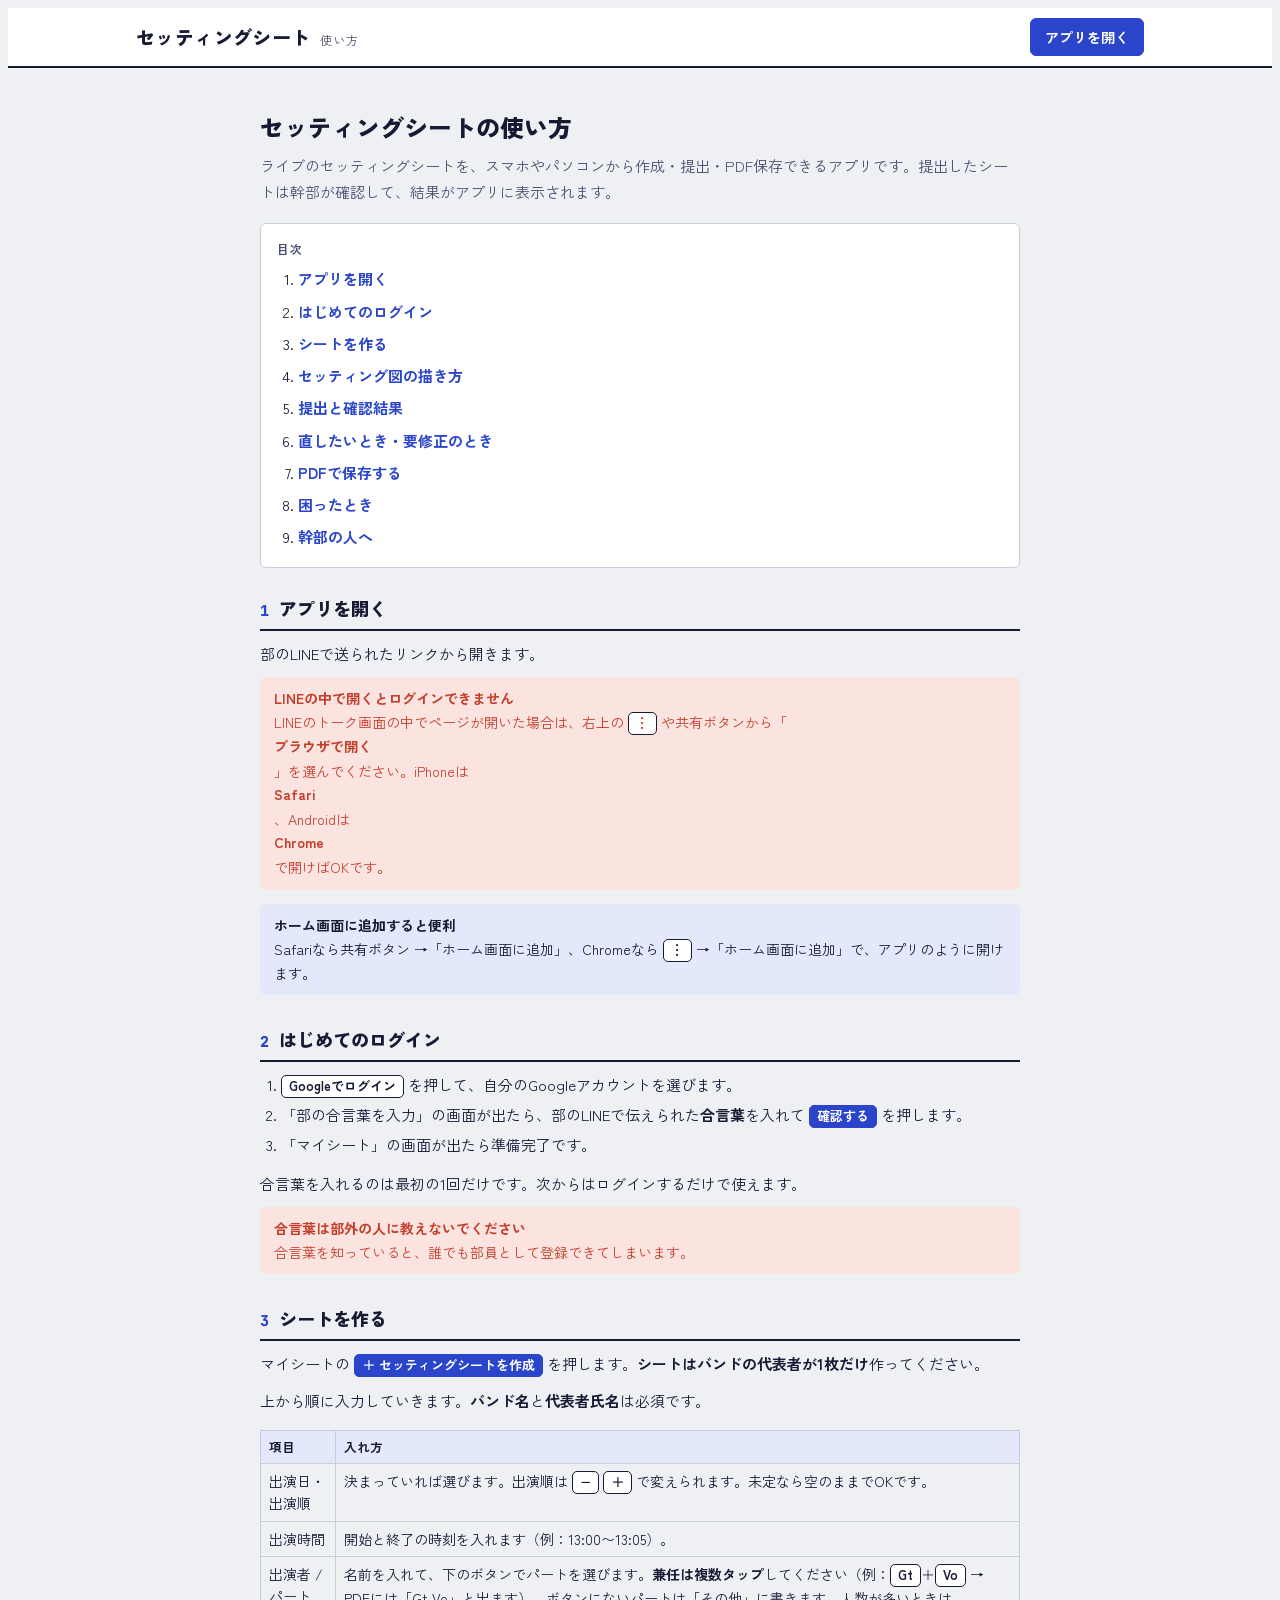
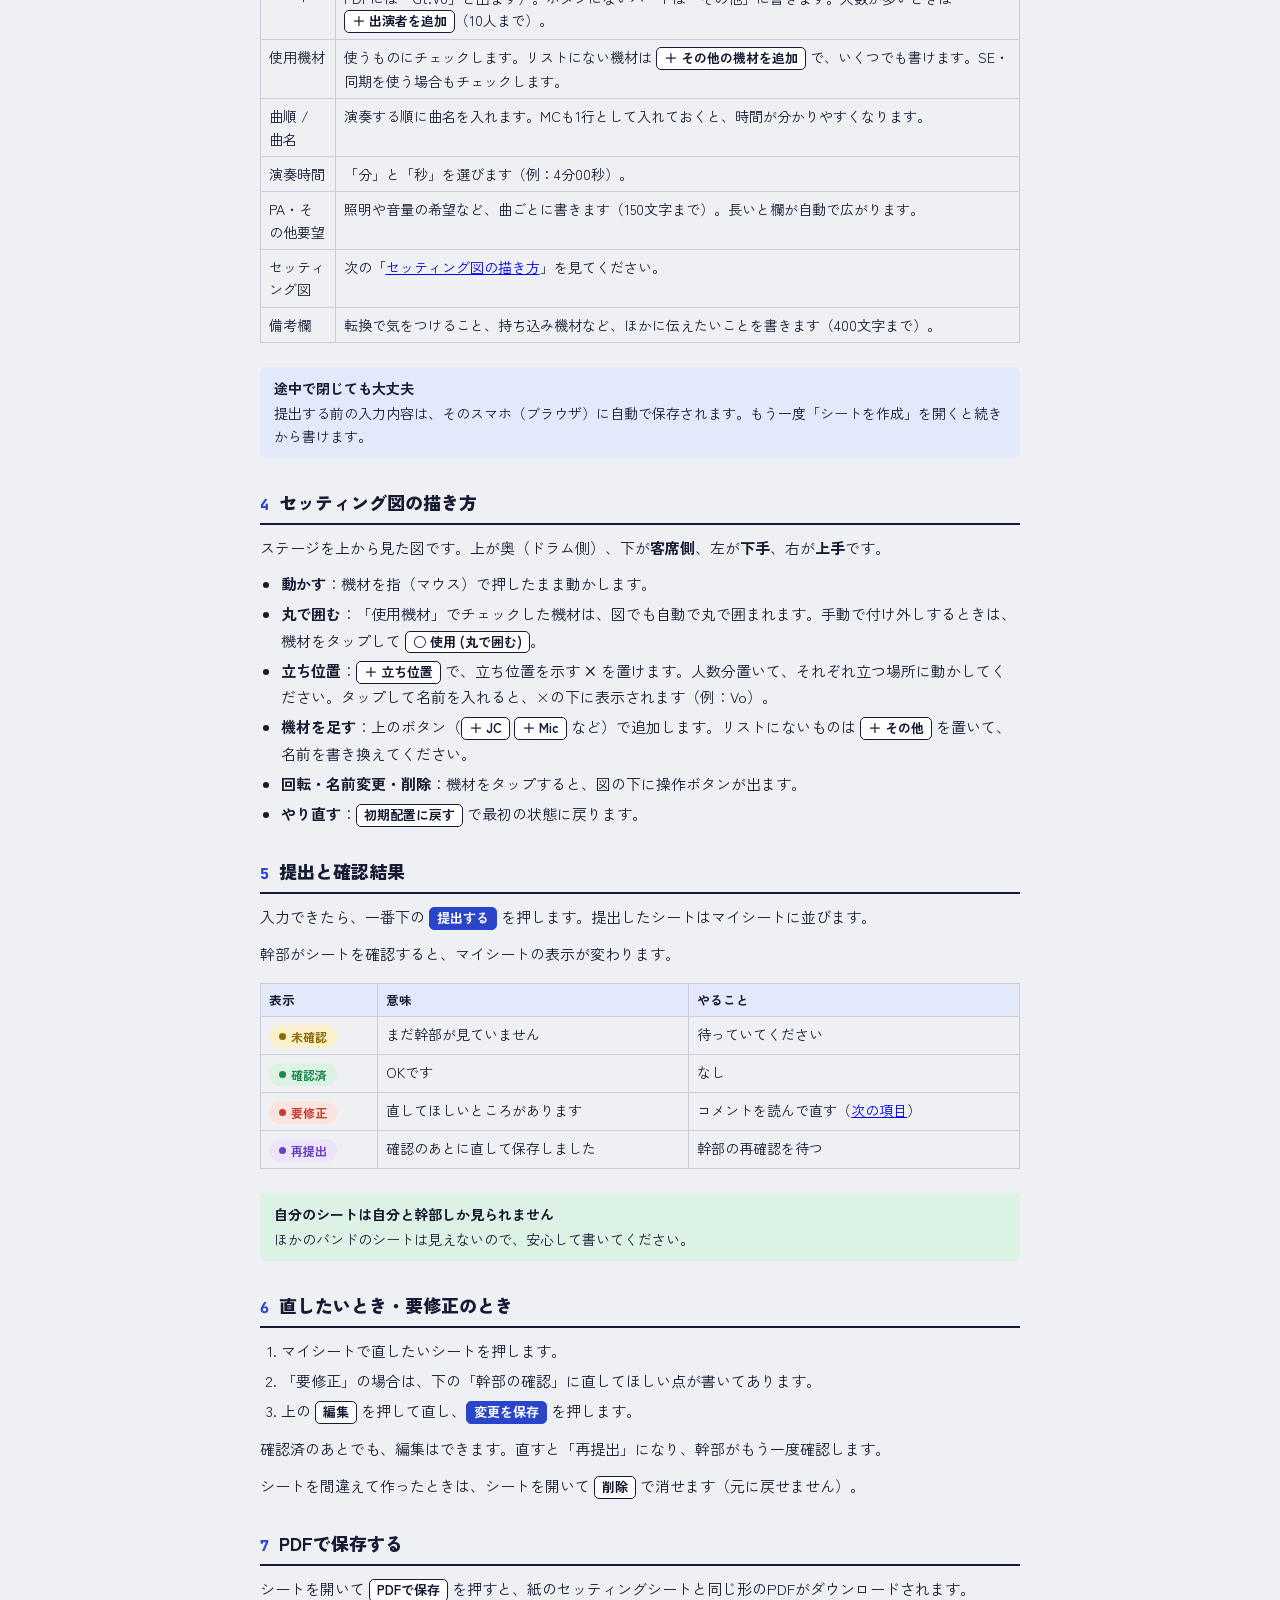
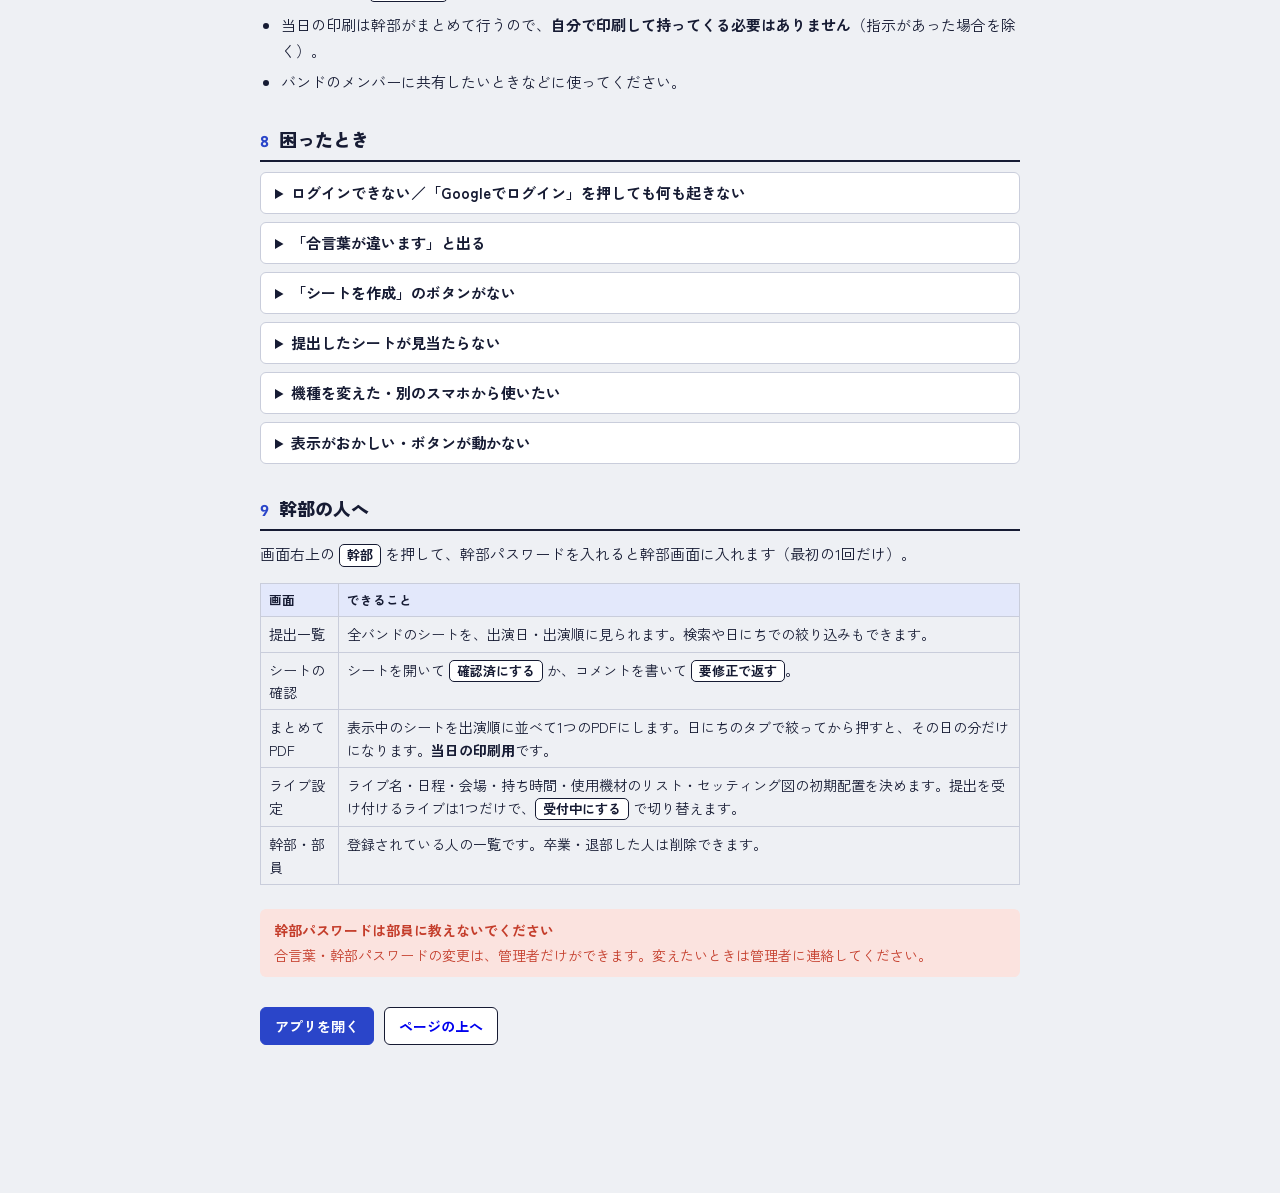
<file: guide.html>
<!doctype html>
<html lang="ja">
<head>
<meta charset="utf-8">
<meta name="viewport" content="width=device-width, initial-scale=1, viewport-fit=cover">
<title>使い方 | 軽音セッティングシート</title>
<link rel="preconnect" href="https://fonts.googleapis.com">
<link rel="stylesheet" href="https://fonts.googleapis.com/css2?family=Zen+Kaku+Gothic+New:wght@400;500;700;900&family=JetBrains+Mono:wght@500;700&display=swap">
<link rel="stylesheet" href="style.css">
<style>
.guide { max-width: 760px; margin: 0 auto; padding-block: 20px 80px; }
.guide h1 { font-size: 24px; font-weight: 900; margin: 0 0 6px; text-wrap: balance; }
.guide .lead { color: var(--ink-2); margin: 0 0 18px; }
.toc { background: var(--paper); border: 1.5px solid var(--line); border-radius: var(--r); padding: 12px 16px; margin-bottom: 26px; }
.toc b { font-size: 12px; letter-spacing: .08em; color: var(--ink-2); }
.toc ol { margin: 6px 0 0; padding-left: 1.4em; display: grid; gap: 2px; }
.toc a { color: var(--accent); text-decoration: none; font-weight: 700; }
.guide section { margin-bottom: 30px; scroll-margin-top: 80px; }
.guide h2 { font-size: 18px; font-weight: 900; margin: 0 0 10px; padding-bottom: 6px; border-bottom: 2px solid var(--rule); display: flex; align-items: baseline; gap: 10px; }
.guide h2 .n { font-family: var(--font-num); color: var(--accent); font-size: 15px; }
.guide h3 { font-size: 15px; font-weight: 900; margin: 18px 0 6px; }
.guide p, .guide li { line-height: 1.75; }
.guide p { margin: 0 0 10px; }
.guide ul, .guide ol.steps { margin: 0 0 12px; padding-left: 1.4em; }
.guide li { margin-bottom: 4px; }
.ui { display: inline-block; border: 1.5px solid var(--rule); border-radius: 5px; padding: 0 7px; font-size: 13px; font-weight: 700; background: var(--paper); white-space: nowrap; line-height: 1.6; }
.ui.p { background: var(--accent); border-color: var(--accent); color: var(--accent-ink); }
.box { border-radius: var(--r); padding: 10px 14px; margin: 10px 0 14px; font-size: 14px; }
.box.warn { background: var(--fix-soft); color: var(--fix); }
.box.tip { background: var(--accent-soft); }
.box.ok { background: var(--ok-soft); }
.box b { display: block; margin-bottom: 2px; }
.box p, .box li { margin: 0; line-height: 1.65; }
table.g { width: 100%; border-collapse: collapse; font-size: 14px; margin: 6px 0 14px; }
table.g th, table.g td { border: 1px solid var(--line); padding: 6px 8px; text-align: left; vertical-align: top; }
table.g th { background: var(--accent-soft); font-size: 12.5px; white-space: nowrap; }
.tbl { overflow-x: auto; }
details.faq { background: var(--paper); border: 1.5px solid var(--line); border-radius: var(--r); padding: 8px 14px; margin-bottom: 8px; }
details.faq summary { font-weight: 700; cursor: pointer; }
details.faq p { margin: 8px 0 2px; }
.backtop { display: flex; gap: 10px; flex-wrap: wrap; margin-top: 30px; }
</style>
</head>
<body>
<header class="top">
  <div class="wrap">
    <a class="brand" href="./"><b>セッティングシート</b><span>使い方</span></a>
    <nav class="nav"><a class="btn primary" href="./">アプリを開く</a></nav>
  </div>
</header>
<main class="wrap">
<div class="guide">
  <h1>セッティングシートの使い方</h1>
  <p class="lead">ライブのセッティングシートを、スマホやパソコンから作成・提出・PDF保存できるアプリです。提出したシートは幹部が確認して、結果がアプリに表示されます。</p>

  <nav class="toc" aria-label="目次">
    <b>目次</b>
    <ol>
      <li><a href="#open">アプリを開く</a></li>
      <li><a href="#login">はじめてのログイン</a></li>
      <li><a href="#create">シートを作る</a></li>
      <li><a href="#stage">セッティング図の描き方</a></li>
      <li><a href="#submit">提出と確認結果</a></li>
      <li><a href="#fix">直したいとき・要修正のとき</a></li>
      <li><a href="#pdf">PDFで保存する</a></li>
      <li><a href="#faq">困ったとき</a></li>
      <li><a href="#admin">幹部の人へ</a></li>
    </ol>
  </nav>

  <section id="open">
    <h2><span class="n">1</span>アプリを開く</h2>
    <p>部のLINEで送られたリンクから開きます。</p>
    <div class="box warn"><b>LINEの中で開くとログインできません</b>
      <p>LINEのトーク画面の中でページが開いた場合は、右上の <span class="ui">︙</span> や共有ボタンから「<b>ブラウザで開く</b>」を選んでください。iPhoneは <b>Safari</b>、Androidは <b>Chrome</b> で開けばOKです。</p></div>
    <div class="box tip"><b>ホーム画面に追加すると便利</b>
      <p>Safariなら共有ボタン →「ホーム画面に追加」、Chromeなら <span class="ui">︙</span> →「ホーム画面に追加」で、アプリのように開けます。</p></div>
  </section>

  <section id="login">
    <h2><span class="n">2</span>はじめてのログイン</h2>
    <ol class="steps">
      <li><span class="ui">Googleでログイン</span> を押して、自分のGoogleアカウントを選びます。</li>
      <li>「部の合言葉を入力」の画面が出たら、部のLINEで伝えられた<b>合言葉</b>を入れて <span class="ui p">確認する</span> を押します。</li>
      <li>「マイシート」の画面が出たら準備完了です。</li>
    </ol>
    <p>合言葉を入れるのは最初の1回だけです。次からはログインするだけで使えます。</p>
    <div class="box warn"><b>合言葉は部外の人に教えないでください</b><p>合言葉を知っていると、誰でも部員として登録できてしまいます。</p></div>
  </section>

  <section id="create">
    <h2><span class="n">3</span>シートを作る</h2>
    <p>マイシートの <span class="ui p">＋ セッティングシートを作成</span> を押します。<b>シートはバンドの代表者が1枚だけ</b>作ってください。</p>
    <p>上から順に入力していきます。<b>バンド名</b>と<b>代表者氏名</b>は必須です。</p>

    <div class="tbl"><table class="g">
      <tr><th>項目</th><th>入れ方</th></tr>
      <tr><td>出演日・出演順</td><td>決まっていれば選びます。出演順は <span class="ui">−</span> <span class="ui">＋</span> で変えられます。未定なら空のままでOKです。</td></tr>
      <tr><td>出演時間</td><td>開始と終了の時刻を入れます（例：13:00〜13:05）。</td></tr>
      <tr><td>出演者 / パート</td><td>名前を入れて、下のボタンでパートを選びます。<b>兼任は複数タップ</b>してください（例：<span class="ui">Gt</span>＋<span class="ui">Vo</span> → PDFには「Gt.Vo」と出ます）。ボタンにないパートは「その他」に書きます。人数が多いときは <span class="ui">＋ 出演者を追加</span>（10人まで）。</td></tr>
      <tr><td>使用機材</td><td>使うものにチェックします。リストにない機材は <span class="ui">＋ その他の機材を追加</span> で、いくつでも書けます。SE・同期を使う場合もチェックします。</td></tr>
      <tr><td>曲順 / 曲名</td><td>演奏する順に曲名を入れます。MCも1行として入れておくと、時間が分かりやすくなります。</td></tr>
      <tr><td>演奏時間</td><td>「分」と「秒」を選びます（例：4分00秒）。</td></tr>
      <tr><td>PA・その他要望</td><td>照明や音量の希望など、曲ごとに書きます（150文字まで）。長いと欄が自動で広がります。</td></tr>
      <tr><td>セッティング図</td><td>次の「<a href="#stage">セッティング図の描き方</a>」を見てください。</td></tr>
      <tr><td>備考欄</td><td>転換で気をつけること、持ち込み機材など、ほかに伝えたいことを書きます（400文字まで）。</td></tr>
    </table></div>

    <div class="box tip"><b>途中で閉じても大丈夫</b><p>提出する前の入力内容は、そのスマホ（ブラウザ）に自動で保存されます。もう一度「シートを作成」を開くと続きから書けます。</p></div>
  </section>

  <section id="stage">
    <h2><span class="n">4</span>セッティング図の描き方</h2>
    <p>ステージを上から見た図です。上が奥（ドラム側）、下が<b>客席側</b>、左が<b>下手</b>、右が<b>上手</b>です。</p>
    <ul>
      <li><b>動かす</b>：機材を指（マウス）で押したまま動かします。</li>
      <li><b>丸で囲む</b>：「使用機材」でチェックした機材は、図でも自動で丸で囲まれます。手動で付け外しするときは、機材をタップして <span class="ui">○ 使用 (丸で囲む)</span>。</li>
      <li><b>立ち位置</b>：<span class="ui">＋ 立ち位置</span> で、立ち位置を示す <b>×</b> を置けます。人数分置いて、それぞれ立つ場所に動かしてください。タップして名前を入れると、×の下に表示されます（例：Vo）。</li>
      <li><b>機材を足す</b>：上のボタン（<span class="ui">＋ JC</span> <span class="ui">＋ Mic</span> など）で追加します。リストにないものは <span class="ui">＋ その他</span> を置いて、名前を書き換えてください。</li>
      <li><b>回転・名前変更・削除</b>：機材をタップすると、図の下に操作ボタンが出ます。</li>
      <li><b>やり直す</b>：<span class="ui">初期配置に戻す</span> で最初の状態に戻ります。</li>
    </ul>
  </section>

  <section id="submit">
    <h2><span class="n">5</span>提出と確認結果</h2>
    <p>入力できたら、一番下の <span class="ui p">提出する</span> を押します。提出したシートはマイシートに並びます。</p>
    <p>幹部がシートを確認すると、マイシートの表示が変わります。</p>
    <div class="tbl"><table class="g">
      <tr><th>表示</th><th>意味</th><th>やること</th></tr>
      <tr><td><span class="pill pending">未確認</span></td><td>まだ幹部が見ていません</td><td>待っていてください</td></tr>
      <tr><td><span class="pill ok">確認済</span></td><td>OKです</td><td>なし</td></tr>
      <tr><td><span class="pill fix">要修正</span></td><td>直してほしいところがあります</td><td>コメントを読んで直す（<a href="#fix">次の項目</a>）</td></tr>
      <tr><td><span class="pill resub">再提出</span></td><td>確認のあとに直して保存しました</td><td>幹部の再確認を待つ</td></tr>
    </table></div>
    <div class="box ok"><b>自分のシートは自分と幹部しか見られません</b><p>ほかのバンドのシートは見えないので、安心して書いてください。</p></div>
  </section>

  <section id="fix">
    <h2><span class="n">6</span>直したいとき・要修正のとき</h2>
    <ol class="steps">
      <li>マイシートで直したいシートを押します。</li>
      <li>「要修正」の場合は、下の「幹部の確認」に直してほしい点が書いてあります。</li>
      <li>上の <span class="ui">編集</span> を押して直し、<span class="ui p">変更を保存</span> を押します。</li>
    </ol>
    <p>確認済のあとでも、編集はできます。直すと「再提出」になり、幹部がもう一度確認します。</p>
    <p>シートを間違えて作ったときは、シートを開いて <span class="ui">削除</span> で消せます（元に戻せません）。</p>
  </section>

  <section id="pdf">
    <h2><span class="n">7</span>PDFで保存する</h2>
    <p>シートを開いて <span class="ui">PDFで保存</span> を押すと、紙のセッティングシートと同じ形のPDFがダウンロードされます。</p>
    <ul>
      <li>当日の印刷は幹部がまとめて行うので、<b>自分で印刷して持ってくる必要はありません</b>（指示があった場合を除く）。</li>
      <li>バンドのメンバーに共有したいときなどに使ってください。</li>
    </ul>
  </section>

  <section id="faq">
    <h2><span class="n">8</span>困ったとき</h2>
    <details class="faq"><summary>ログインできない／「Googleでログイン」を押しても何も起きない</summary>
      <p>LINEやInstagramの中で開いていませんか？ SafariかChromeで開き直してください。それでもだめなら、ブラウザのポップアップブロックを切ってください。</p></details>
    <details class="faq"><summary>「合言葉が違います」と出る</summary>
      <p>全角・半角や大文字・小文字が違うかもしれません。合言葉は幹部に確認してください。</p></details>
    <details class="faq"><summary>「シートを作成」のボタンがない</summary>
      <p>まだ提出を受け付けているライブがありません。幹部がライブを登録すると出てきます。</p></details>
    <details class="faq"><summary>提出したシートが見当たらない</summary>
      <p>シートを作ったときと同じGoogleアカウントでログインしているか確認してください。別のアカウントだと、自分のシートとして表示されません。</p></details>
    <details class="faq"><summary>機種を変えた・別のスマホから使いたい</summary>
      <p>同じGoogleアカウントでログインすれば、提出済みのシートはそのまま見られます。提出前の書きかけは、前のスマホにしか残っていません。</p></details>
    <details class="faq"><summary>表示がおかしい・ボタンが動かない</summary>
      <p>ページを再読み込みしてください。直らないときは、どの画面で何をしたらどうなったか、スクリーンショットを添えて幹部に教えてください。</p></details>
  </section>

  <section id="admin">
    <h2><span class="n">9</span>幹部の人へ</h2>
    <p>画面右上の <span class="ui">幹部</span> を押して、幹部パスワードを入れると幹部画面に入れます（最初の1回だけ）。</p>
    <div class="tbl"><table class="g">
      <tr><th>画面</th><th>できること</th></tr>
      <tr><td>提出一覧</td><td>全バンドのシートを、出演日・出演順に見られます。検索や日にちでの絞り込みもできます。</td></tr>
      <tr><td>シートの確認</td><td>シートを開いて <span class="ui">確認済にする</span> か、コメントを書いて <span class="ui">要修正で返す</span>。</td></tr>
      <tr><td>まとめてPDF</td><td>表示中のシートを出演順に並べて1つのPDFにします。日にちのタブで絞ってから押すと、その日の分だけになります。<b>当日の印刷用</b>です。</td></tr>
      <tr><td>ライブ設定</td><td>ライブ名・日程・会場・持ち時間・使用機材のリスト・セッティング図の初期配置を決めます。提出を受け付けるライブは1つだけで、<span class="ui">受付中にする</span> で切り替えます。</td></tr>
      <tr><td>幹部・部員</td><td>登録されている人の一覧です。卒業・退部した人は削除できます。</td></tr>
    </table></div>
    <div class="box warn"><b>幹部パスワードは部員に教えないでください</b><p>合言葉・幹部パスワードの変更は、管理者だけができます。変えたいときは管理者に連絡してください。</p></div>
  </section>

  <div class="backtop"><a class="btn primary" href="./">アプリを開く</a><a class="btn" href="#">ページの上へ</a></div>
</div>
</main>
</body>
</html>
</file>
<file: style.css>
/* Layout: 上部に固定ヘッダー、一覧(カード)/提出フォーム/シート詳細/ライブ設定を1カラムで切り替え。紙のシートの罫線をUIの骨格に流用 */
:root {
  --bg: #eef0f4;
  --paper: #ffffff;
  --ink: #161b33;
  --ink-2: #4a5170;
  --line: #c9cddb;
  --rule: #161b33;
  --accent: #2a45c9;
  --accent-ink: #ffffff;
  --accent-soft: #e3e8fb;
  --tape: #f2c230;
  --ok: #1f8a4c;  --ok-soft: #dcf2e4;
  --fix: #c43d2b; --fix-soft: #fbe3df;
  --wait: #8a6a00; --wait-soft: #fbf0cc;
  --resub: #6a3fc0; --resub-soft: #ece4fb;
  --font-body: "Zen Kaku Gothic New", "Hiragino Sans", "Yu Gothic", "Meiryo", sans-serif;
  --font-num: "JetBrains Mono", ui-monospace, "SFMono-Regular", Menlo, monospace;
  --r: 6px;
}
@media (prefers-color-scheme: dark) { :root:not([data-theme="light"]) {
  --bg: #10131f; --paper: #191d2d; --ink: #e8eaf4; --ink-2: #a3a9c4; --line: #33395a; --rule: #8d94b8;
  --accent: #7d93ff; --accent-ink: #0d1020; --accent-soft: #252c52; --tape: #e8b923;
  --ok: #5fd08f; --ok-soft: #173826; --fix: #ff8a78; --fix-soft: #43201b;
  --wait: #f0cc5a; --wait-soft: #3a3115; --resub: #b79bff; --resub-soft: #2d2350;
  color-scheme: dark;
} }
:root[data-theme="dark"] {
  --bg: #10131f; --paper: #191d2d; --ink: #e8eaf4; --ink-2: #a3a9c4; --line: #33395a; --rule: #8d94b8;
  --accent: #7d93ff; --accent-ink: #0d1020; --accent-soft: #252c52; --tape: #e8b923;
  --ok: #5fd08f; --ok-soft: #173826; --fix: #ff8a78; --fix-soft: #43201b;
  --wait: #f0cc5a; --wait-soft: #3a3115; --resub: #b79bff; --resub-soft: #2d2350;
  color-scheme: dark;
}
* { box-sizing: border-box; }
body { background: var(--bg); color: var(--ink); font-family: var(--font-body); font-size: 15px; line-height: 1.6; }
body::before { content: ""; position: fixed; inset: 0 0 auto; height: env(safe-area-inset-top, 0px); z-index: 10; background: var(--paper); }
button, input, select, textarea { font: inherit; color: inherit; }
:focus-visible { outline: 2px solid var(--accent); outline-offset: 2px; }
@media (prefers-reduced-motion: reduce) { * { transition: none !important; animation: none !important; } }

.wrap { max-width: 1040px; margin: 0 auto; padding-left: max(16px, env(safe-area-inset-left, 0px)); padding-right: max(16px, env(safe-area-inset-right, 0px)); }
header.top { position: sticky; top: env(safe-area-inset-top, 0px); z-index: 5; background: var(--paper); border-bottom: 2px solid var(--rule); }
header.top .wrap { display: flex; align-items: center; gap: 12px; padding-block: 10px; flex-wrap: wrap; }
.brand { display: flex; align-items: baseline; gap: 10px; text-decoration: none; color: inherit; margin-right: auto; min-width: 0; flex-wrap: wrap; }
.brand b { font-weight: 900; font-size: 19px; letter-spacing: .02em; }
.brand span { font-size: 12px; color: var(--ink-2); letter-spacing: .08em; }
.tape { display: inline-block; background: var(--tape); color: #1a1500; font-weight: 700; font-size: 12px; padding: 1px 8px; transform: rotate(-2deg); letter-spacing: .06em; }
.nav { display: flex; gap: 6px; flex-wrap: wrap; align-items: center; }
header.top.admin { border-bottom: 4px solid var(--tape); }
.login { max-width: 420px; margin: 24px auto; background: var(--paper); border: 2px solid var(--rule); border-radius: var(--r); padding: 22px; display: grid; gap: 14px; }
.login h1 { margin: 0; font-size: 20px; font-weight: 900; }
.login p { margin: 0; color: var(--ink-2); font-size: 14px; }
.login .msg { color: var(--fix); font-size: 13px; min-height: 1.2em; }
.pwbox { display: grid; grid-template-columns: repeat(2, minmax(0, 1fr)) auto; gap: 10px; align-items: end; }
@media (max-width: 560px) { .pwbox { grid-template-columns: 1fr; } }

.btn { display: inline-flex; align-items: center; justify-content: center; gap: 6px; border: 1.5px solid var(--rule); background: var(--paper); border-radius: var(--r); padding: 7px 14px; cursor: pointer; font-weight: 700; font-size: 14px; text-decoration: none; white-space: nowrap; }
.btn:hover { background: var(--accent-soft); }
.btn.primary { background: var(--accent); border-color: var(--accent); color: var(--accent-ink); }
.btn.primary:hover { filter: brightness(1.08); }
.btn.danger { border-color: var(--fix); color: var(--fix); }
.btn.small { padding: 4px 10px; font-size: 13px; }
.btn:disabled { opacity: .5; cursor: not-allowed; }
.btn.ghost { border-color: transparent; background: transparent; }
.btn.ghost:hover { background: var(--accent-soft); }
.btn[aria-pressed="true"] { background: var(--ink); color: var(--paper); }

main { padding-block: 20px 60px; }
.notice { border: 1.5px dashed var(--line); background: var(--paper); border-radius: var(--r); padding: 12px 14px; color: var(--ink-2); font-size: 14px; }
.notice.warn { border-color: var(--fix); color: var(--fix); }

/* --- 一覧 --- */
.livebar { display: flex; flex-wrap: wrap; gap: 8px 16px; align-items: flex-end; margin-bottom: 16px; }
.livebar h1 { margin: 0; font-size: 24px; font-weight: 900; text-wrap: balance; }
.livebar .sub { color: var(--ink-2); font-size: 13px; }
.livebar .sp { margin-right: auto; }
.livebar select { max-width: 100%; }
.summary { display: grid; grid-template-columns: repeat(4, minmax(0, 1fr)); gap: 10px; margin-bottom: 18px; }
.stat { background: var(--paper); border: 1.5px solid var(--line); border-radius: var(--r); padding: 10px 14px; }
.stat .n { font-family: var(--font-num); font-size: 26px; font-weight: 700; line-height: 1.1; font-variant-numeric: tabular-nums; }
.stat .l { font-size: 12px; color: var(--ink-2); letter-spacing: .06em; }
.toolbar { display: flex; gap: 10px; align-items: center; flex-wrap: wrap; margin-bottom: 14px; }
.tabs { display: flex; border: 1.5px solid var(--rule); border-radius: var(--r); overflow: hidden; flex-wrap: wrap; }
.tabs button { border: 0; background: var(--paper); padding: 6px 14px; cursor: pointer; font-weight: 700; font-size: 14px; border-right: 1.5px solid var(--rule); }
.tabs button:last-child { border-right: 0; }
.tabs button[aria-pressed="true"] { background: var(--ink); color: var(--paper); }
.search { flex: 1 1 180px; min-width: 0; border: 1.5px solid var(--line); background: var(--paper); border-radius: var(--r); padding: 6px 10px; }
.daygroup { margin-bottom: 22px; }
.daygroup h2 { font-size: 15px; font-weight: 900; margin: 0 0 8px; display: flex; align-items: center; gap: 10px; }
.daygroup h2 small { font-weight: 500; color: var(--ink-2); font-size: 12px; }
.rows { display: grid; gap: 8px; }
.row { display: grid; grid-template-columns: 58px minmax(0, 1fr) auto; gap: 12px; align-items: center; background: var(--paper); border: 1.5px solid var(--line); border-radius: var(--r); padding: 10px 14px; cursor: pointer; text-align: left; width: 100%; }
.row:hover { border-color: var(--accent); }
.row .ord { font-family: var(--font-num); font-weight: 700; font-size: 20px; text-align: center; border-right: 1.5px solid var(--line); padding-right: 10px; font-variant-numeric: tabular-nums; }
.row .ord small { display: block; font-size: 10px; font-family: var(--font-body); color: var(--ink-2); font-weight: 500; }
.row .main { min-width: 0; }
.row .name { font-weight: 700; font-size: 16px; overflow-wrap: anywhere; }
.row .meta { font-size: 12.5px; color: var(--ink-2); display: flex; gap: 12px; flex-wrap: wrap; }
.row .meta .num { font-family: var(--font-num); }
.pill { display: inline-flex; align-items: center; gap: 5px; font-size: 12px; font-weight: 700; padding: 2px 10px; border-radius: 999px; white-space: nowrap; }
.pill::before { content: ""; width: 7px; height: 7px; border-radius: 50%; background: currentColor; }
.pill.ok { color: var(--ok); background: var(--ok-soft); }
.pill.fix { color: var(--fix); background: var(--fix-soft); }
.pill.pending { color: var(--wait); background: var(--wait-soft); }
.pill.resub { color: var(--resub); background: var(--resub-soft); }
.pill.open { color: var(--accent); background: var(--accent-soft); }
.mine { font-size: 11px; font-weight: 700; color: var(--accent); border: 1px solid var(--accent); border-radius: 4px; padding: 0 5px; }
.empty { text-align: center; padding: 48px 16px; background: var(--paper); border: 1.5px dashed var(--line); border-radius: var(--r); }
.empty h3 { margin: 0 0 6px; font-size: 18px; }
.empty p { margin: 0 0 16px; color: var(--ink-2); }

/* --- シート(フォーム・詳細共通) --- */
.sheet { background: var(--paper); border: 2px solid var(--rule); border-radius: 2px; }
.sec { border-bottom: 2px solid var(--rule); }
.sec:last-child { border-bottom: 0; }
.sec-h { display: flex; align-items: center; justify-content: space-between; gap: 10px; padding: 6px 14px; background: var(--accent-soft); border-bottom: 1.5px solid var(--rule); font-weight: 900; font-size: 14px; letter-spacing: .04em; }
.sec-h small { font-weight: 500; color: var(--ink-2); letter-spacing: 0; }
.sec-b { padding: 14px; }
.sheet-title { display: flex; justify-content: space-between; align-items: baseline; gap: 10px; padding: 12px 14px; border-bottom: 2px solid var(--rule); flex-wrap: wrap; }
.sheet-title h1 { margin: 0; font-size: 20px; font-weight: 900; text-wrap: balance; }
.sheet-title .venue { font-size: 12px; color: var(--ink-2); }

.grid { display: grid; gap: 12px; }
.g-head { grid-template-columns: 2fr 1.4fr 1fr 1fr 1.8fr; }
.g-live { grid-template-columns: 1.4fr 1.4fr 1.2fr; }
.field { display: grid; gap: 3px; min-width: 0; align-content: start; }
.field > span { font-size: 12px; font-weight: 700; color: var(--ink-2); letter-spacing: .04em; }
.field > span em { color: var(--fix); font-style: normal; }
.field > small { font-size: 11.5px; color: var(--ink-2); }
.in { width: 100%; min-width: 0; border: 1.5px solid var(--line); background: var(--bg); border-radius: 4px; padding: 6px 8px; }
.in:focus { border-color: var(--accent); background: var(--paper); outline: none; }
.timepair { display: flex; align-items: center; gap: 6px; }
.timepair .in { font-family: var(--font-num); }
textarea.in { resize: vertical; min-height: 64px; }

.two { display: grid; grid-template-columns: minmax(0, 1fr) minmax(0, 1.25fr); }
.two > .sec { border-bottom: 0; }
.two > .sec:first-child { border-right: 2px solid var(--rule); }

.lines { display: grid; }
.line { display: grid; gap: 6px; padding: 4px 0; border-bottom: 1px solid var(--line); align-items: center; }
.line:last-child { border-bottom: 0; }
.line.member { grid-template-columns: 22px minmax(0, 1.6fr) minmax(0, 1fr) 28px; }
.line.song { grid-template-columns: 22px minmax(0, 1.4fr) 78px minmax(0, 2fr) 28px; }
.line .no { font-family: var(--font-num); font-size: 12px; color: var(--ink-2); text-align: right; }
.line .in { background: transparent; border-color: transparent; }
.line .in:hover { border-color: var(--line); }
.line .in:focus { border-color: var(--accent); background: var(--paper); }
.line .in.t { font-family: var(--font-num); text-align: center; }
.line .x { border: 0; background: none; cursor: pointer; color: var(--ink-2); font-size: 18px; line-height: 1; border-radius: 4px; padding: 2px; }
.line .x:hover { color: var(--fix); background: var(--fix-soft); }
.linehead { font-size: 11px; font-weight: 700; color: var(--ink-2); letter-spacing: .06em; border-bottom: 1.5px solid var(--rule); padding-bottom: 4px; }
.addline { margin-top: 8px; }

.gear { display: grid; grid-template-columns: repeat(2, minmax(0, 1fr)); gap: 6px 14px; }
.chk { display: flex; align-items: center; gap: 8px; padding: 5px 8px; border: 1.5px solid var(--line); border-radius: 4px; cursor: pointer; user-select: none; min-width: 0; }
.chk input[type="checkbox"] { width: 17px; height: 17px; accent-color: var(--accent); flex: none; margin: 0; }
.chk:has(input:checked) { border-color: var(--accent); background: var(--accent-soft); font-weight: 700; }
.chk .in { padding: 2px 6px; background: transparent; }
.gear-note { grid-column: 1 / -1; font-size: 12px; color: var(--ink-2); text-align: center; border-block: 1px dashed var(--line); padding: 3px; }
.gearedit { display: grid; grid-template-columns: repeat(2, minmax(0, 1fr)); gap: 6px 14px; }
.gearedit .in { font-size: 14px; }

.timebar { display: flex; flex-wrap: wrap; gap: 6px 16px; align-items: center; margin-top: 10px; font-size: 13px; }
.timebar .num { font-family: var(--font-num); font-weight: 700; font-variant-numeric: tabular-nums; }
.timebar .over { color: var(--fix); font-weight: 700; }

/* --- セッティング図 --- */
.stage-wrap { display: grid; gap: 10px; }
.stage { position: relative; width: 100%; aspect-ratio: 670 / 260; max-width: 100%; border: 1.5px solid var(--rule); border-radius: 2px; background:
  linear-gradient(var(--line) 1px, transparent 1px) 0 0 / 5% 12.5%,
  linear-gradient(90deg, var(--line) 1px, transparent 1px) 0 0 / 5% 12.5%, var(--paper);
  container-type: inline-size; overflow: hidden; touch-action: none; }
.stage .side { position: absolute; top: 4px; font-size: 1.8cqw; color: var(--ink-2); }
.stage .side.l { left: 6px; } .stage .side.r { right: 6px; }
.stage .front { position: absolute; left: 0; right: 0; bottom: 3px; text-align: center; font-size: 1.6cqw; letter-spacing: .3em; color: var(--ink-2); }
.item { position: absolute; transform: translate(-50%, -50%) rotate(var(--rot, 0deg)); display: flex; align-items: center; justify-content: center; text-align: center; border: 1.5px solid var(--ink); background: var(--paper); color: var(--ink); font-size: 1.9cqw; line-height: 1.1; padding: 0 .4cqw; white-space: nowrap; user-select: none; }
.item.used::after { content: ""; position: absolute; left: -12%; right: -12%; top: -30%; bottom: -30%; border: .35cqw solid var(--ink); border-radius: 50%; pointer-events: none; }
.item.mic { border-radius: 50%; font-size: 1.5cqw; }
.item.memo { border-style: dashed; }
.item.person { border: 0; background: transparent; flex-direction: column; justify-content: flex-start; padding: 0; }
.item.person svg { width: 100%; height: auto; display: block; overflow: visible; }
.item.person b { font-size: 1.4cqw; font-weight: 700; margin-top: .2cqw; }
.stage.edit .item { cursor: grab; }
.stage.edit .item.sel { outline: 2.5px solid var(--accent); outline-offset: 2px; }
.palette { display: flex; flex-wrap: wrap; gap: 6px; }
.palette .btn { font-size: 12.5px; padding: 3px 9px; }
.seltools { display: flex; flex-wrap: wrap; gap: 6px; align-items: center; font-size: 13px; min-height: 34px; }
.seltools .in { width: 140px; }
.hint { font-size: 12px; color: var(--ink-2); }

.formbar { display: flex; gap: 10px; justify-content: flex-end; align-items: center; flex-wrap: wrap; margin-top: 16px; }
.formbar .msg { margin-right: auto; font-size: 13px; color: var(--fix); }

/* --- 詳細 --- */
.detail-top { display: flex; gap: 10px; align-items: center; flex-wrap: wrap; margin-bottom: 14px; }
.detail-top .sp { margin-right: auto; }
.kv { display: grid; grid-template-columns: repeat(4, minmax(0, 1fr)); gap: 0; }
.kv > div { padding: 8px 14px; border-right: 1px solid var(--line); min-width: 0; }
.kv > div:last-child { border-right: 0; }
.kv dt { font-size: 11px; color: var(--ink-2); font-weight: 700; letter-spacing: .06em; }
.kv dd { margin: 0; font-weight: 700; overflow-wrap: anywhere; }
.kv dd.num { font-family: var(--font-num); }
table.t { width: 100%; border-collapse: collapse; font-size: 14px; }
table.t th { text-align: left; font-size: 11px; color: var(--ink-2); letter-spacing: .06em; border-bottom: 1.5px solid var(--rule); padding: 4px 6px; }
table.t td { border-bottom: 1px solid var(--line); padding: 6px; vertical-align: top; overflow-wrap: anywhere; }
table.t td.num { font-family: var(--font-num); white-space: nowrap; text-align: center; }
.gearlist { display: flex; flex-wrap: wrap; gap: 6px; }
.gtag { border: 1.5px solid var(--accent); background: var(--accent-soft); border-radius: 4px; padding: 1px 8px; font-weight: 700; font-size: 13px; }
.gtag.off { border-color: var(--line); background: transparent; color: var(--ink-2); font-weight: 400; text-decoration: line-through; opacity: .6; }

.review { margin-top: 16px; background: var(--paper); border: 2px solid var(--rule); border-radius: var(--r); padding: 14px; display: grid; gap: 10px; }
.review h3 { margin: 0; font-size: 15px; font-weight: 900; display: flex; align-items: center; gap: 10px; }
.review .comment { white-space: pre-wrap; background: var(--bg); border-radius: 4px; padding: 8px 10px; font-size: 14px; }
.review .actions { display: flex; gap: 8px; flex-wrap: wrap; }
.btn.okb { border-color: var(--ok); color: var(--ok); }
.btn.fixb { border-color: var(--fix); color: var(--fix); }
.confirm { display: flex; gap: 8px; align-items: center; flex-wrap: wrap; background: var(--fix-soft); color: var(--fix); padding: 8px 12px; border-radius: var(--r); font-size: 14px; font-weight: 700; }

/* --- ライブ設定 --- */
.livelist { display: grid; gap: 8px; margin-bottom: 18px; }
.liveitem { display: flex; gap: 10px; align-items: center; flex-wrap: wrap; background: var(--paper); border: 1.5px solid var(--line); border-radius: var(--r); padding: 10px 14px; }
.liveitem.cur { border-color: var(--accent); }
.liveitem .nm { font-weight: 700; margin-right: auto; min-width: 0; overflow-wrap: anywhere; }
.liveitem .nm small { display: block; font-weight: 400; color: var(--ink-2); font-size: 12.5px; }

.toast { position: fixed; left: 50%; bottom: calc(20px + env(safe-area-inset-bottom, 0px)); transform: translateX(-50%); background: var(--ink); color: var(--paper); padding: 9px 18px; border-radius: 999px; font-weight: 700; font-size: 14px; z-index: 20; max-width: calc(100% - 32px); }

/* 印刷用(PDF生成専用・常に明色) */
#printroot { position: fixed; left: -12000px; top: 0; width: 794px; background: #fff; color: #000; font-family: var(--font-body); }
.pp { width: 794px; height: 1123px; padding: 30px 76px 36px 68px; position: relative; background: #fff; color: #000; font-size: 13.5px; line-height: 1.3; }
.pp h1 { text-align: center; font-size: 15px; font-weight: 500; margin: 0 0 18px; }
.pp h1 span { border-bottom: 1px solid #000; padding-bottom: 1px; }
.pp table { border-collapse: collapse; width: 100%; table-layout: fixed; }
.pp td { border: 1px solid #000; padding: 0 4px; height: 24px; font-weight: 400; overflow: hidden; white-space: nowrap; text-align: center; vertical-align: middle; }
.pp td.l { text-align: left; }
.pp td.sm { font-size: 10px; text-overflow: ellipsis; }
.pp td.pa { font-size: 12px; text-align: left; padding-left: 6px; }
.pp .thick { border: 2.5px solid #000; }
.pp .gap { height: 13px; }
.pp .flex { display: flex; justify-content: space-between; align-items: flex-start; }
.pp .box { border: 2.5px solid #000; position: relative; }
.pp .box .cap { position: absolute; left: 3px; top: 1px; font-size: 13.5px; z-index: 1; border-bottom: 1px solid #000; line-height: 1.2; }
.pp .stage { border: 0; background: #fff; aspect-ratio: auto; height: 210px; --ink: #000; --paper: #fff; --ink-2: #555; }
.pp .stage .side, .pp .stage .front { display: none; }
.pp .cb { display: inline-block; width: 15px; height: 15px; vertical-align: middle; position: relative; }
.pp .cb.on { background: #111; border-radius: 3px; }
.pp .cb.on::after { content: ""; position: absolute; left: 4.5px; top: 1.5px; width: 4px; height: 8px; border: solid #fff; border-width: 0 2.2px 2.2px 0; transform: rotate(42deg); }
.pp .cb.off { border: 1px solid #555; width: 12px; height: 12px; }
.pp .foot { position: absolute; left: 68px; right: 40px; bottom: 30px; display: flex; justify-content: space-between; font-size: 13.5px; }

@media (max-width: 760px) {
  .g-head, .g-live { grid-template-columns: 1fr 1fr; }
  .g-head .wide, .g-live .wide { grid-column: 1 / -1; }
  .two { grid-template-columns: 1fr; }
  .two > .sec:first-child { border-right: 0; border-bottom: 2px solid var(--rule); }
  .summary { grid-template-columns: repeat(2, minmax(0, 1fr)); }
  .kv { grid-template-columns: repeat(2, minmax(0, 1fr)); }
  .kv > div:nth-child(2) { border-right: 0; }
  .kv > div:nth-child(-n+2) { border-bottom: 1px solid var(--line); }
  .line.song { grid-template-columns: 22px minmax(0, 1fr) 70px 28px; }
  .line.song .pa { grid-column: 2 / 4; }
  .line.song .x { grid-row: 1; grid-column: 4; }
}
@media (max-width: 440px) {
  .gear { grid-template-columns: 1fr; }
  .row { grid-template-columns: 46px minmax(0, 1fr); }
  .row .pill { grid-column: 2; justify-self: start; }
}

/* ログイン・ユーザー表示 */
.userchip { display: inline-flex; align-items: center; gap: 6px; font-size: 12.5px; color: var(--ink-2); }
.userchip img { width: 24px; height: 24px; border-radius: 50%; }
.memberlist { display: grid; gap: 6px; }
.memberlist .liveitem { padding: 6px 12px; }
.gbtn { display: inline-flex; align-items: center; justify-content: center; gap: 10px; border: 1.5px solid var(--rule); background: var(--paper); border-radius: var(--r); padding: 10px 16px; font-weight: 700; cursor: pointer; }
.gbtn:hover { background: var(--accent-soft); }
.gbtn svg { width: 18px; height: 18px; }

/* その他の機材・機材リスト編集 */
.extras { grid-column: 1 / -1; display: grid; gap: 6px; justify-items: start; }
.extras .gear-note { justify-self: stretch; }
.xrow { display: grid; grid-template-columns: auto minmax(0, 1fr) 28px; gap: 6px; align-items: center; width: 100%; }
.xlabel { font-size: 12px; font-weight: 700; color: var(--ink-2); min-width: 3.2em; text-align: right; font-variant-numeric: tabular-nums; }
.xrow .x, .datechip .x { border: 0; background: none; cursor: pointer; color: var(--ink-2); font-size: 18px; line-height: 1; border-radius: 4px; padding: 2px; }
.xrow .x:hover, .datechip .x:hover { color: var(--fix); background: var(--fix-soft); }
@media (max-width: 560px) { .gearedit { grid-template-columns: 1fr; } }

/* 日程の入力 */
.datepick { display: flex; gap: 8px; flex-wrap: wrap; align-items: center; }
.datepick .in { width: auto; font-family: var(--font-num); }
.datechips { display: flex; flex-wrap: wrap; gap: 6px; margin-top: 8px; }
.datechip { display: inline-flex; align-items: center; gap: 6px; border: 1.5px solid var(--accent); background: var(--accent-soft); border-radius: 999px; padding: 2px 4px 2px 12px; font-size: 14px; }
.datechip b { font-size: 12px; color: var(--accent); }

/* 見出し欄: 3列 (バンド名は2列分) */
.g-head { grid-template-columns: repeat(3, minmax(0, 1fr)); }
.g-head .span2 { grid-column: span 2; }
.timepair { min-width: 0; }
.timepair .in { flex: 1 1 0; min-width: 0; width: auto; padding-inline: 6px; }

/* −/＋ボタン */
.stepper { display: flex; align-items: center; gap: 4px; min-width: 0; }
.stepper .in { width: 3.6em; flex: none; text-align: center; font-family: var(--font-num); padding-inline: 4px; }
.stepper .unit { font-size: 13px; color: var(--ink-2); }
.stp { width: 30px; height: 30px; flex: none; border: 1.5px solid var(--rule); background: var(--paper); border-radius: 50%; cursor: pointer; font-weight: 700; font-size: 16px; line-height: 1; display: inline-flex; align-items: center; justify-content: center; touch-action: manipulation; user-select: none; }
.stp:hover { background: var(--accent-soft); }
.stp:active { background: var(--accent); color: var(--accent-ink); border-color: var(--accent); }
.stepper.t .stp { width: 26px; height: 26px; font-size: 14px; }
.stepper.t .in { width: 3.4em; }

/* 出演者: 名前の下にパートのボタン */
.line.member { grid-template-columns: 22px minmax(0, 1fr) 28px; }
.line.member.linehead { grid-template-columns: 22px minmax(0, 1fr) 28px; }
.parts { grid-column: 2 / 3; display: flex; flex-wrap: wrap; gap: 4px; align-items: center; }
.pchip { border: 1.5px solid var(--line); background: var(--paper); border-radius: 999px; padding: 1px 10px; font-size: 12.5px; font-weight: 700; cursor: pointer; color: var(--ink-2); }
.pchip:hover { border-color: var(--accent); }
.pchip[aria-pressed="true"] { background: var(--accent); border-color: var(--accent); color: var(--accent-ink); }
.parts .pother { width: 7em; flex: none; padding: 2px 6px; font-size: 13px; border-color: var(--line); }

/* 曲: 時間の欄に−/＋ */
.line.song { grid-template-columns: 22px minmax(0, 1.3fr) 108px minmax(0, 2fr) 28px; }

/* 演奏時間・持ち時間・残り時間 */
.timebar { display: grid; grid-template-columns: repeat(3, minmax(0, 1fr)); gap: 8px; margin-top: 12px; }
.tstat { border: 1.5px solid var(--line); border-radius: var(--r); padding: 6px 10px; display: grid; gap: 0; }
.tstat span { font-size: 11.5px; color: var(--ink-2); font-weight: 700; }
.tstat span small { font-weight: 400; }
.tstat b { font-family: var(--font-num); font-size: 20px; font-variant-numeric: tabular-nums; }
.tstat.over { border-color: var(--fix); background: var(--fix-soft); }
.tstat.over b, .tstat.over span { color: var(--fix); }
.tmeter { grid-column: 1 / -1; height: 8px; background: var(--bg); border-radius: 999px; overflow: hidden; border: 1px solid var(--line); }
.tmeter i { display: block; height: 100%; background: var(--ok); border-radius: 999px; }
.tmeter.over i { background: var(--fix); }
.tnote { grid-column: 1 / -1; font-size: 12.5px; }
.timebar .over.tnote { color: var(--fix); font-weight: 700; }

@media (max-width: 760px) {
  .g-head { grid-template-columns: repeat(2, minmax(0, 1fr)); }
  .g-head .span2 { grid-column: 1 / -1; }
  .line.song { grid-template-columns: 22px minmax(0, 1fr) 108px 28px; }
  .line.song .pa { grid-column: 2 / 4; }
  .line.song .x { grid-row: 1; grid-column: 4; }
}
@media (max-width: 440px) {
  .g-head { grid-template-columns: 1fr; }
  .timebar { grid-template-columns: 1fr 1fr 1fr; gap: 6px; }
  .tstat b { font-size: 16px; }
}

/* 曲の時間 (分:秒) */
.line.song .in.t { min-width: 0; padding-inline: 4px; }
.songtime { display: flex; align-items: center; gap: 2px; min-width: 0; }
.songtime select.in { flex: 1 1 0; min-width: 0; padding: 4px 2px; font-family: var(--font-num); text-align: center; background: var(--bg); border-color: var(--line); }
.songtime span { font-family: var(--font-num); color: var(--ink-2); }

/* PDF: 長い文字を小さくして枠に収める */
.pp .fit { overflow: hidden; max-height: 23px; word-break: break-all; overflow-wrap: anywhere; }
/* PA要望: 長さに合わせて広がる入力欄 */
.line .in.pa.grow { resize: none; min-height: 0; overflow: hidden; line-height: 1.45; padding-block: 6px; }
.pp .wrapcell { white-space: normal; word-break: break-all; overflow-wrap: anywhere; line-height: 1.35; }
.pp .wrapcell { overflow: hidden; }
</file>
